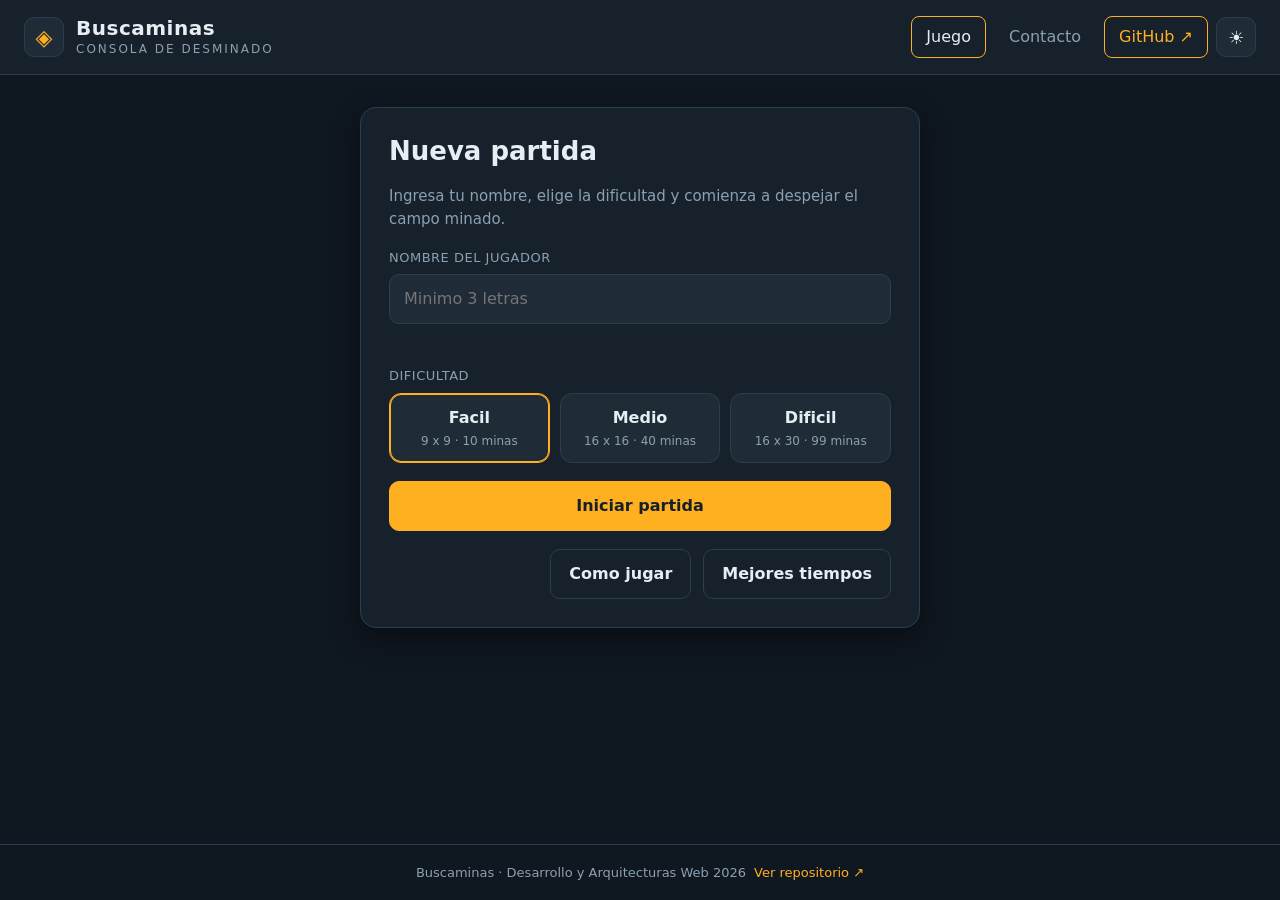
<file: index.html>
<!DOCTYPE html>
<html lang="es" data-tema="oscuro">
<head>
    <meta charset="UTF-8">
    <meta name="viewport" content="width=device-width, initial-scale=1.0">
    <title>Buscaminas | Consola de desminado</title>
    <link rel="icon" type="image/svg+xml" href="img/favicon.svg">
    <link rel="stylesheet" href="css/reset.css">
    <link rel="stylesheet" href="css/styles.css">
</head>
<body>
    <header class="encabezado">
        <div class="marca">
            <span class="marca__icono">◈</span>
            <div>
                <h1 class="marca__titulo">Buscaminas</h1>
                <span class="marca__subtitulo">Consola de desminado</span>
            </div>
        </div>
        <nav class="navegacion">
            <a class="nav-enlace nav-enlace--activo" href="index.html">Juego</a>
            <a class="nav-enlace" href="contacto.html">Contacto</a>
            <a class="nav-enlace nav-enlace--github" href="https://github.com/TomasLoria/TPFinalDAW.git" target="_blank" rel="noopener">GitHub ↗</a>
            <button class="boton-tema" id="boton-tema" type="button" aria-label="Cambiar tema">☾</button>
        </nav>
    </header>

    <main class="principal">
        <!-- Pantalla 1: menu inicial -->
        <section class="pantalla" id="pantalla-menu">
            <div class="tarjeta">
                <h2 class="tarjeta__titulo">Nueva partida</h2>
                <p class="tarjeta__texto">Ingresa tu nombre, elige la dificultad y comienza a despejar el campo minado.</p>

                <div class="campo">
                    <label class="campo__etiqueta" for="entrada-nombre">Nombre del jugador</label>
                    <input class="campo__entrada" id="entrada-nombre" type="text" placeholder="Minimo 3 letras" maxlength="16" autocomplete="off">
                    <span class="campo__error" id="error-nombre"></span>
                </div>

                <div class="dificultad">
                    <span class="campo__etiqueta">Dificultad</span>
                    <div class="dificultad__opciones" id="opciones-dificultad">
                        <button class="chip chip--activo" type="button" data-dificultad="facil">
                            <span class="chip__nombre">Facil</span>
                            <span class="chip__detalle">9 x 9 · 10 minas</span>
                        </button>
                        <button class="chip" type="button" data-dificultad="medio">
                            <span class="chip__nombre">Medio</span>
                            <span class="chip__detalle">16 x 16 · 40 minas</span>
                        </button>
                        <button class="chip" type="button" data-dificultad="dificil">
                            <span class="chip__nombre">Dificil</span>
                            <span class="chip__detalle">16 x 30 · 99 minas</span>
                        </button>
                    </div>
                </div>

                <button class="boton boton--primario boton--ancho" id="boton-iniciar" type="button">Iniciar partida</button>

                <div class="modal__acciones">
                    <button class="boton boton--fantasma" id="boton-como-jugar" type="button">Como jugar</button>
                    <button class="boton boton--fantasma" id="boton-ranking-menu" type="button">Mejores tiempos</button>
                </div>
            </div>
        </section>

        <!-- Pantalla 2: juego -->
        <section class="pantalla pantalla--juego pantalla--oculta" id="pantalla-juego">
            <div class="hud">
                <div class="marcador">
                    <span class="marcador__etiqueta">Minas</span>
                    <span class="marcador__valor" id="marcador-minas">000</span>
                </div>
                <div class="estado-juego">
                    <span class="estado-juego__chip estado-juego__chip--activo" id="chip-estado">En juego</span>
                    <span class="jugador-actual">Jugador: <strong id="etiqueta-jugador">-</strong></span>
                </div>
                <div class="marcador">
                    <span class="marcador__etiqueta">Tiempo</span>
                    <span class="marcador__valor" id="marcador-tiempo">000</span>
                </div>
            </div>

            <div class="tablero-contenedor" id="tablero-contenedor">
                <div class="tablero" id="tablero"></div>
            </div>

            <div class="pausa pantalla--oculta" id="panel-pausa">Partida en pausa</div>

            <div class="acciones-juego">
                <button class="boton boton--primario" id="boton-reiniciar" type="button">Reiniciar</button>
                <button class="boton" id="boton-pausa" type="button">Pausar</button>
                <button class="boton boton--fantasma" id="boton-menu" type="button">Menu</button>
            </div>

            <p class="ayuda-controles">Click izquierdo: revelar · Click derecho: bandera · Flechas + Enter: teclado · F: bandera</p>
        </section>
    </main>

    <footer class="pie">
        <span>Buscaminas · Desarrollo y Arquitecturas Web 2026</span>
        <a href="https://github.com/TomasLoria/TPFinalDAW.git" target="_blank" rel="noopener">Ver repositorio ↗</a>
    </footer>

    <!-- Modal generico: mensajes, victoria, derrota y confirmaciones -->
    <div class="modal modal--oculto" id="modal-generico">
        <div class="modal__caja">
            <h3 class="modal__titulo" id="modal-titulo">Titulo</h3>
            <p class="modal__texto" id="modal-texto">Mensaje</p>
            <div class="modal__acciones">
                <button class="boton boton--fantasma modal--oculto" id="modal-boton-secundario" type="button">Cancelar</button>
                <button class="boton boton--primario" id="modal-boton-primario" type="button">Aceptar</button>
            </div>
        </div>
    </div>

    <!-- Modal: como jugar -->
    <div class="modal modal--oculto" id="modal-como-jugar">
        <div class="modal__caja">
            <h3 class="modal__titulo">Como jugar</h3>
            <ul class="instrucciones">
                <li><b>Objetivo:</b> revelar todas las celdas sin minas.</li>
                <li><b>Revelar:</b> click izquierdo sobre una celda tapada.</li>
                <li><b>Bandera:</b> click derecho (o tecla F) para marcar una mina.</li>
                <li><b>Numeros:</b> indican cuantas minas hay en las 8 celdas vecinas.</li>
                <li><b>Teclado:</b> flechas para mover el cursor, Enter o Espacio para revelar.</li>
                <li><b>Victoria:</b> despejas todas las celdas seguras. <b>Derrota:</b> revelas una mina.</li>
            </ul>
            <div class="modal__acciones">
                <button class="boton boton--primario" id="boton-cerrar-como-jugar" type="button">Entendido</button>
            </div>
        </div>
    </div>

    <!-- Modal: ranking de mejores tiempos -->
    <div class="modal modal--oculto" id="modal-ranking">
        <div class="modal__caja">
            <h3 class="modal__titulo">Mejores tiempos</h3>
            <div class="dificultad__opciones" id="ranking-tabs">
                <button class="chip chip--activo" type="button" data-dificultad="facil">
                    <span class="chip__nombre">Facil</span>
                </button>
                <button class="chip" type="button" data-dificultad="medio">
                    <span class="chip__nombre">Medio</span>
                </button>
                <button class="chip" type="button" data-dificultad="dificil">
                    <span class="chip__nombre">Dificil</span>
                </button>
            </div>
            <div class="modal__lista" id="ranking-lista"></div>
            <div class="modal__acciones">
                <button class="boton boton--fantasma" id="boton-borrar-ranking" type="button">Borrar</button>
                <button class="boton boton--primario" id="boton-cerrar-ranking" type="button">Cerrar</button>
            </div>
        </div>
    </div>

    <script src="js/utils.js"></script>
    <script src="js/modal.js"></script>
    <script src="js/tema.js"></script>
    <script src="js/tablero.js"></script>
    <script src="js/juego.js"></script>
</body>
</html>
</file>
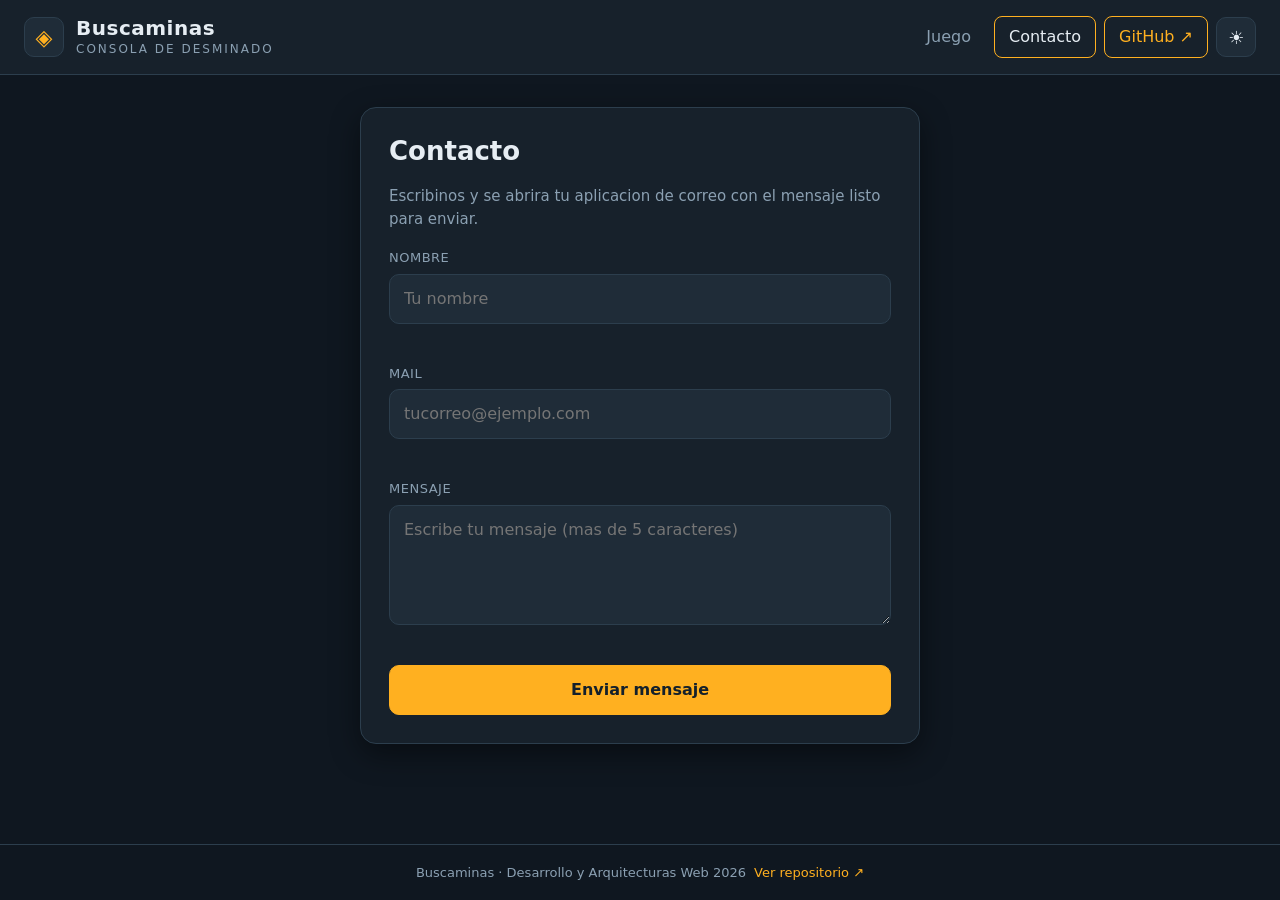
<file: contacto.html>
<!DOCTYPE html>
<html lang="es" data-tema="oscuro">
<head>
    <meta charset="UTF-8">
    <meta name="viewport" content="width=device-width, initial-scale=1.0">
    <title>Contacto | Buscaminas</title>
    <link rel="icon" type="image/svg+xml" href="img/favicon.svg">
    <link rel="stylesheet" href="css/reset.css">
    <link rel="stylesheet" href="css/styles.css">
</head>
<body>
    <header class="encabezado">
        <div class="marca">
            <span class="marca__icono">◈</span>
            <div>
                <h1 class="marca__titulo">Buscaminas</h1>
                <span class="marca__subtitulo">Consola de desminado</span>
            </div>
        </div>
        <nav class="navegacion">
            <a class="nav-enlace" href="index.html">Juego</a>
            <a class="nav-enlace nav-enlace--activo" href="contacto.html">Contacto</a>
            <a class="nav-enlace nav-enlace--github" href="https://github.com/TomasLoria/TPFinalDAW.git" target="_blank" rel="noopener">GitHub ↗</a>
            <button class="boton-tema" id="boton-tema" type="button" aria-label="Cambiar tema">☾</button>
        </nav>
    </header>

    <main class="principal">
        <section class="contacto">
            <div class="tarjeta">
                <h2 class="tarjeta__titulo">Contacto</h2>
                <p class="tarjeta__texto">Escribinos y se abrira tu aplicacion de correo con el mensaje listo para enviar.</p>

                <p class="mensaje-envio mensaje-envio--oculto" id="mensaje-envio">Abriendo tu aplicacion de correo...</p>

                <div class="formulario" id="formulario-contacto">
                    <div class="campo">
                        <label class="campo__etiqueta" for="campo-nombre">Nombre</label>
                        <input class="campo__entrada" id="campo-nombre" type="text" placeholder="Tu nombre" autocomplete="off">
                        <span class="campo__error" id="error-contacto-nombre"></span>
                    </div>

                    <div class="campo">
                        <label class="campo__etiqueta" for="campo-mail">Mail</label>
                        <input class="campo__entrada" id="campo-mail" type="text" placeholder="tucorreo@ejemplo.com" autocomplete="off">
                        <span class="campo__error" id="error-contacto-mail"></span>
                    </div>

                    <div class="campo">
                        <label class="campo__etiqueta" for="campo-mensaje">Mensaje</label>
                        <textarea class="campo__area" id="campo-mensaje" placeholder="Escribe tu mensaje (mas de 5 caracteres)"></textarea>
                        <span class="campo__error" id="error-contacto-mensaje"></span>
                    </div>

                    <button class="boton boton--primario boton--ancho" id="boton-enviar" type="button">Enviar mensaje</button>
                </div>
            </div>
        </section>
    </main>

    <footer class="pie">
        <span>Buscaminas · Desarrollo y Arquitecturas Web 2026</span>
        <a href="https://github.com/TomasLoria/TPFinalDAW.git" target="_blank" rel="noopener">Ver repositorio ↗</a>
    </footer>

    <script src="js/utils.js"></script>
    <script src="js/tema.js"></script>
    <script src="js/contacto.js"></script>
</body>
</html>
</file>
<file: css/styles.css>
/* ==========================================================================
   Buscaminas - Estilos principales
   Concepto visual: consola tactica de desminado.
   Tema oscuro por defecto, tema claro via [data-tema="claro"].
   Maquetacion exclusivamente con Flexbox.
   ========================================================================== */

/* Tema oscuro (por defecto) */
:root {
    --fondo: #0f1720;
    --superficie: #17212b;
    --superficie-2: #1f2c38;
    --borde: #2c3e4d;
    --texto: #e6edf3;
    --texto-suave: #8ba0b2;
    --acento: #ffb020;
    --acento-oscuro: #c9861a;
    --seguro: #35c9a5;
    --peligro: #ff5d5d;
    --sombra: 0 10px 30px rgba(0, 0, 0, 0.45);

    --celda-tamano: 34px;
    --celda-tapada: #26333f;
    --celda-tapada-alta: #30414f;
    --celda-abierta: #1b2732;
    --celda-borde: #101a22;

    --n1: #4aa3ff;
    --n2: #4bd07a;
    --n3: #ff6b6b;
    --n4: #b98cff;
    --n5: #ffa94d;
    --n6: #3fd0d0;
    --n7: #d7e3ee;
    --n8: #9fb2c2;
}

[data-tema="claro"] {
    --fondo: #eef1f4;
    --superficie: #ffffff;
    --superficie-2: #e6ebf0;
    --borde: #cdd6df;
    --texto: #1a2530;
    --texto-suave: #5a6b7a;
    --acento: #d98300;
    --acento-oscuro: #b56d00;
    --seguro: #178f74;
    --peligro: #d64545;
    --sombra: 0 10px 30px rgba(31, 45, 61, 0.15);

    --celda-tapada: #c3ccd6;
    --celda-tapada-alta: #b3bec9;
    --celda-abierta: #dde3ea;
    --celda-borde: #aab5c0;

    --n1: #1565c0;
    --n2: #2e7d32;
    --n3: #c62828;
    --n4: #6a1b9a;
    --n5: #a1442a;
    --n6: #00838f;
    --n7: #263238;
    --n8: #607d8b;
}

body {
    display: flex;
    flex-direction: column;
    min-height: 100vh;
    background-color: var(--fondo);
    color: var(--texto);
    transition: background-color 0.25s ease, color 0.25s ease;
}

/* -------------------------------------------------------------------------- */
/* Encabezado y navegacion                                                     */
/* -------------------------------------------------------------------------- */
.encabezado {
    display: flex;
    align-items: center;
    justify-content: space-between;
    flex-wrap: wrap;
    gap: 12px;
    padding: 16px 24px;
    background-color: var(--superficie);
    border-bottom: 1px solid var(--borde);
}

.marca {
    display: flex;
    align-items: center;
    gap: 12px;
}

.marca__icono {
    display: flex;
    align-items: center;
    justify-content: center;
    width: 40px;
    height: 40px;
    border-radius: 10px;
    background-color: var(--superficie-2);
    border: 1px solid var(--borde);
    color: var(--acento);
    font-size: 22px;
    font-weight: 700;
}

.marca__titulo {
    font-size: 20px;
    letter-spacing: 0.5px;
}

.marca__subtitulo {
    display: block;
    font-size: 12px;
    color: var(--texto-suave);
    letter-spacing: 2px;
    text-transform: uppercase;
}

.navegacion {
    display: flex;
    align-items: center;
    gap: 8px;
    flex-wrap: wrap;
}

.nav-enlace {
    padding: 8px 14px;
    border-radius: 8px;
    color: var(--texto-suave);
    border: 1px solid transparent;
    transition: color 0.2s ease, border-color 0.2s ease;
}

.nav-enlace:hover,
.nav-enlace:focus-visible {
    color: var(--texto);
    border-color: var(--borde);
}

.nav-enlace--activo {
    color: var(--texto);
    border-color: var(--acento);
}

.nav-enlace--github {
    display: flex;
    align-items: center;
    gap: 6px;
    color: var(--acento);
    border-color: var(--acento);
}

.boton-tema {
    width: 40px;
    height: 40px;
    display: flex;
    align-items: center;
    justify-content: center;
    border-radius: 10px;
    background-color: var(--superficie-2);
    border: 1px solid var(--borde);
    font-size: 18px;
    color: var(--texto);
    transition: border-color 0.2s ease, transform 0.15s ease;
}

.boton-tema:hover,
.boton-tema:focus-visible {
    border-color: var(--acento);
    transform: translateY(-1px);
}

/* -------------------------------------------------------------------------- */
/* Contenido principal                                                         */
/* -------------------------------------------------------------------------- */
.principal {
    flex: 1;
    display: flex;
    flex-direction: column;
    align-items: center;
    justify-content: flex-start;
    padding: 32px 20px 48px;
    gap: 24px;
}

.pantalla {
    width: 100%;
    max-width: 560px;
    display: flex;
    flex-direction: column;
    align-items: stretch;
    gap: 20px;
}

.pantalla--oculta {
    display: none;
}

/* -------------------------------------------------------------------------- */
/* Menu inicial                                                                */
/* -------------------------------------------------------------------------- */
.tarjeta {
    display: flex;
    flex-direction: column;
    gap: 18px;
    padding: 28px;
    background-color: var(--superficie);
    border: 1px solid var(--borde);
    border-radius: 16px;
    box-shadow: var(--sombra);
}

.tarjeta__titulo {
    font-size: 26px;
}

.tarjeta__texto {
    color: var(--texto-suave);
    font-size: 15px;
}

.campo {
    display: flex;
    flex-direction: column;
    gap: 6px;
}

.campo__etiqueta {
    font-size: 13px;
    color: var(--texto-suave);
    letter-spacing: 0.5px;
    text-transform: uppercase;
}

.campo__entrada,
.campo__area,
.campo__select {
    padding: 12px 14px;
    background-color: var(--superficie-2);
    border: 1px solid var(--borde);
    border-radius: 10px;
    color: var(--texto);
    transition: border-color 0.2s ease;
}

.campo__entrada:focus,
.campo__area:focus,
.campo__select:focus {
    outline: none;
    border-color: var(--acento);
}

.campo__area {
    resize: vertical;
    min-height: 120px;
}

.campo__error {
    min-height: 18px;
    font-size: 13px;
    color: var(--peligro);
}

.dificultad {
    display: flex;
    flex-direction: column;
    gap: 8px;
}

.dificultad__opciones {
    display: flex;
    gap: 10px;
    flex-wrap: wrap;
}

.chip {
    flex: 1;
    min-width: 120px;
    display: flex;
    flex-direction: column;
    align-items: center;
    gap: 2px;
    padding: 12px;
    background-color: var(--superficie-2);
    border: 1px solid var(--borde);
    border-radius: 12px;
    transition: border-color 0.2s ease, transform 0.15s ease;
}

.chip:hover,
.chip:focus-visible {
    border-color: var(--acento);
    transform: translateY(-1px);
}

.chip--activo {
    border-color: var(--acento);
    box-shadow: inset 0 0 0 1px var(--acento);
}

.chip__nombre {
    font-weight: 600;
}

.chip__detalle {
    font-size: 12px;
    color: var(--texto-suave);
}

/* -------------------------------------------------------------------------- */
/* Botones                                                                     */
/* -------------------------------------------------------------------------- */
.boton {
    display: inline-flex;
    align-items: center;
    justify-content: center;
    gap: 8px;
    padding: 12px 18px;
    border-radius: 10px;
    font-weight: 600;
    border: 1px solid var(--borde);
    background-color: var(--superficie-2);
    color: var(--texto);
    transition: border-color 0.2s ease, transform 0.15s ease, background-color 0.2s ease;
}

.boton:hover,
.boton:focus-visible {
    border-color: var(--acento);
    transform: translateY(-1px);
}

.boton--primario {
    background-color: var(--acento);
    border-color: var(--acento);
    color: #14202b;
}

.boton--primario:hover,
.boton--primario:focus-visible {
    background-color: var(--acento-oscuro);
    border-color: var(--acento-oscuro);
}

.boton--ancho {
    width: 100%;
}

.boton--fantasma {
    background-color: transparent;
}

/* -------------------------------------------------------------------------- */
/* Pantalla de juego: HUD                                                       */
/* -------------------------------------------------------------------------- */
.pantalla--juego {
    max-width: none;
    align-items: center;
}

.hud {
    display: flex;
    align-items: center;
    justify-content: space-between;
    flex-wrap: wrap;
    gap: 14px;
    width: 100%;
    max-width: 640px;
    padding: 16px 20px;
    background-color: var(--superficie);
    border: 1px solid var(--borde);
    border-radius: 14px;
    box-shadow: var(--sombra);
}

.marcador {
    display: flex;
    flex-direction: column;
    align-items: center;
    min-width: 88px;
}

.marcador__etiqueta {
    font-size: 11px;
    letter-spacing: 1px;
    text-transform: uppercase;
    color: var(--texto-suave);
}

.marcador__valor {
    font-family: "Consolas", "Courier New", monospace;
    font-size: 30px;
    font-weight: 700;
    color: var(--acento);
    font-variant-numeric: tabular-nums;
}

.estado-juego {
    display: flex;
    flex-direction: column;
    align-items: center;
    gap: 6px;
}

.estado-juego__chip {
    padding: 6px 12px;
    border-radius: 999px;
    font-size: 13px;
    font-weight: 600;
    letter-spacing: 0.5px;
    background-color: var(--superficie-2);
    border: 1px solid var(--borde);
    color: var(--texto-suave);
}

.estado-juego__chip--activo {
    color: var(--seguro);
    border-color: var(--seguro);
}

.estado-juego__chip--perdido {
    color: var(--peligro);
    border-color: var(--peligro);
}

.estado-juego__chip--ganado {
    color: var(--acento);
    border-color: var(--acento);
}

.jugador-actual {
    font-size: 12px;
    color: var(--texto-suave);
}

.jugador-actual strong {
    color: var(--texto);
}

/* -------------------------------------------------------------------------- */
/* Pantalla de juego: tablero                                                   */
/* -------------------------------------------------------------------------- */
.tablero-contenedor {
    max-width: 100%;
    overflow: auto;
    padding: 14px;
    background-color: var(--superficie);
    border: 1px solid var(--borde);
    border-radius: 14px;
    box-shadow: var(--sombra);
}

.tablero {
    display: flex;
    flex-direction: column;
    gap: 3px;
    margin: 0 auto;
    width: max-content;
}

.tablero__fila {
    display: flex;
    gap: 3px;
}

.celda {
    display: flex;
    align-items: center;
    justify-content: center;
    width: var(--celda-tamano);
    height: var(--celda-tamano);
    border-radius: 6px;
    background-color: var(--celda-tapada);
    border: 1px solid var(--celda-borde);
    font-weight: 700;
    font-size: 16px;
    user-select: none;
    transition: background-color 0.12s ease, transform 0.05s ease;
}

.celda:hover {
    background-color: var(--celda-tapada-alta);
}

.celda--foco {
    box-shadow: 0 0 0 2px var(--acento);
}

.celda--abierta {
    background-color: var(--celda-abierta);
    cursor: default;
}

.celda--abierta:hover {
    background-color: var(--celda-abierta);
}

.celda--marcada {
    color: var(--acento);
}

.celda--mina {
    background-color: var(--peligro);
    color: #14202b;
}

.celda--detonada {
    background-color: #ffd166;
    color: #7a1010;
    animation: latido 0.4s ease;
}

.celda.n1 { color: var(--n1); }
.celda.n2 { color: var(--n2); }
.celda.n3 { color: var(--n3); }
.celda.n4 { color: var(--n4); }
.celda.n5 { color: var(--n5); }
.celda.n6 { color: var(--n6); }
.celda.n7 { color: var(--n7); }
.celda.n8 { color: var(--n8); }

.acciones-juego {
    display: flex;
    gap: 12px;
    flex-wrap: wrap;
    justify-content: center;
    width: 100%;
    max-width: 640px;
}

.ayuda-controles {
    font-size: 13px;
    color: var(--texto-suave);
    text-align: center;
    max-width: 640px;
}

/* -------------------------------------------------------------------------- */
/* Pausa                                                                        */
/* -------------------------------------------------------------------------- */
.pausa {
    display: flex;
    align-items: center;
    justify-content: center;
    gap: 10px;
    width: 100%;
    max-width: 640px;
    padding: 40px;
    background-color: var(--superficie);
    border: 1px dashed var(--borde);
    border-radius: 14px;
    color: var(--texto-suave);
    font-size: 18px;
    letter-spacing: 1px;
    text-transform: uppercase;
}

/* -------------------------------------------------------------------------- */
/* Modales                                                                      */
/* -------------------------------------------------------------------------- */
.modal {
    position: fixed;
    inset: 0;
    display: flex;
    align-items: center;
    justify-content: center;
    padding: 20px;
    background-color: rgba(6, 11, 16, 0.72);
    z-index: 50;
}

.modal--oculto {
    display: none;
}

.modal__caja {
    display: flex;
    flex-direction: column;
    gap: 16px;
    width: 100%;
    max-width: 440px;
    padding: 28px;
    background-color: var(--superficie);
    border: 1px solid var(--borde);
    border-radius: 16px;
    box-shadow: var(--sombra);
    animation: aparecer 0.2s ease;
}

.modal__titulo {
    font-size: 22px;
}

.modal__texto {
    color: var(--texto-suave);
    font-size: 15px;
}

.modal__lista {
    display: flex;
    flex-direction: column;
    gap: 10px;
}

.modal__item {
    display: flex;
    align-items: center;
    justify-content: space-between;
    gap: 12px;
    padding: 10px 14px;
    background-color: var(--superficie-2);
    border: 1px solid var(--borde);
    border-radius: 10px;
    font-size: 14px;
}

.modal__item span:last-child {
    font-family: "Consolas", "Courier New", monospace;
    color: var(--acento);
}

.modal__vacio {
    padding: 14px;
    text-align: center;
    color: var(--texto-suave);
    font-size: 14px;
}

.modal__acciones {
    display: flex;
    gap: 12px;
    justify-content: flex-end;
    flex-wrap: wrap;
}

.instrucciones {
    display: flex;
    flex-direction: column;
    gap: 10px;
    color: var(--texto-suave);
    font-size: 14px;
}

.instrucciones li {
    display: flex;
    gap: 10px;
}

.instrucciones b {
    color: var(--texto);
}

/* -------------------------------------------------------------------------- */
/* Pie de pagina                                                                */
/* -------------------------------------------------------------------------- */
.pie {
    display: flex;
    align-items: center;
    justify-content: center;
    gap: 8px;
    padding: 18px;
    border-top: 1px solid var(--borde);
    color: var(--texto-suave);
    font-size: 13px;
    text-align: center;
    flex-wrap: wrap;
}

.pie a {
    color: var(--acento);
}

/* -------------------------------------------------------------------------- */
/* Formulario de contacto                                                       */
/* -------------------------------------------------------------------------- */
.contacto {
    width: 100%;
    max-width: 560px;
}

.formulario {
    display: flex;
    flex-direction: column;
    gap: 16px;
}

.mensaje-envio {
    padding: 12px 14px;
    border-radius: 10px;
    font-size: 14px;
    border: 1px solid var(--seguro);
    color: var(--seguro);
    background-color: var(--superficie-2);
}

.mensaje-envio--oculto {
    display: none;
}

/* -------------------------------------------------------------------------- */
/* Animaciones                                                                  */
/* -------------------------------------------------------------------------- */
@keyframes aparecer {
    from { opacity: 0; transform: translateY(8px); }
    to { opacity: 1; transform: translateY(0); }
}

@keyframes latido {
    0% { transform: scale(1); }
    50% { transform: scale(1.15); }
    100% { transform: scale(1); }
}

@media (prefers-reduced-motion: reduce) {
    * {
        animation: none !important;
        transition: none !important;
    }
}

/* -------------------------------------------------------------------------- */
/* Responsive (media queries al final)                                          */
/* -------------------------------------------------------------------------- */
@media (max-width: 620px) {
    :root {
        --celda-tamano: 30px;
    }

    .encabezado {
        padding: 14px 16px;
    }

    .marca__titulo {
        font-size: 18px;
    }

    .principal {
        padding: 24px 14px 40px;
    }

    .tarjeta {
        padding: 22px;
    }

    .marcador__valor {
        font-size: 26px;
    }

    .celda {
        font-size: 14px;
    }
}

@media (max-width: 400px) {
    :root {
        --celda-tamano: 26px;
    }

    .dificultad__opciones {
        flex-direction: column;
    }
}
</file>
